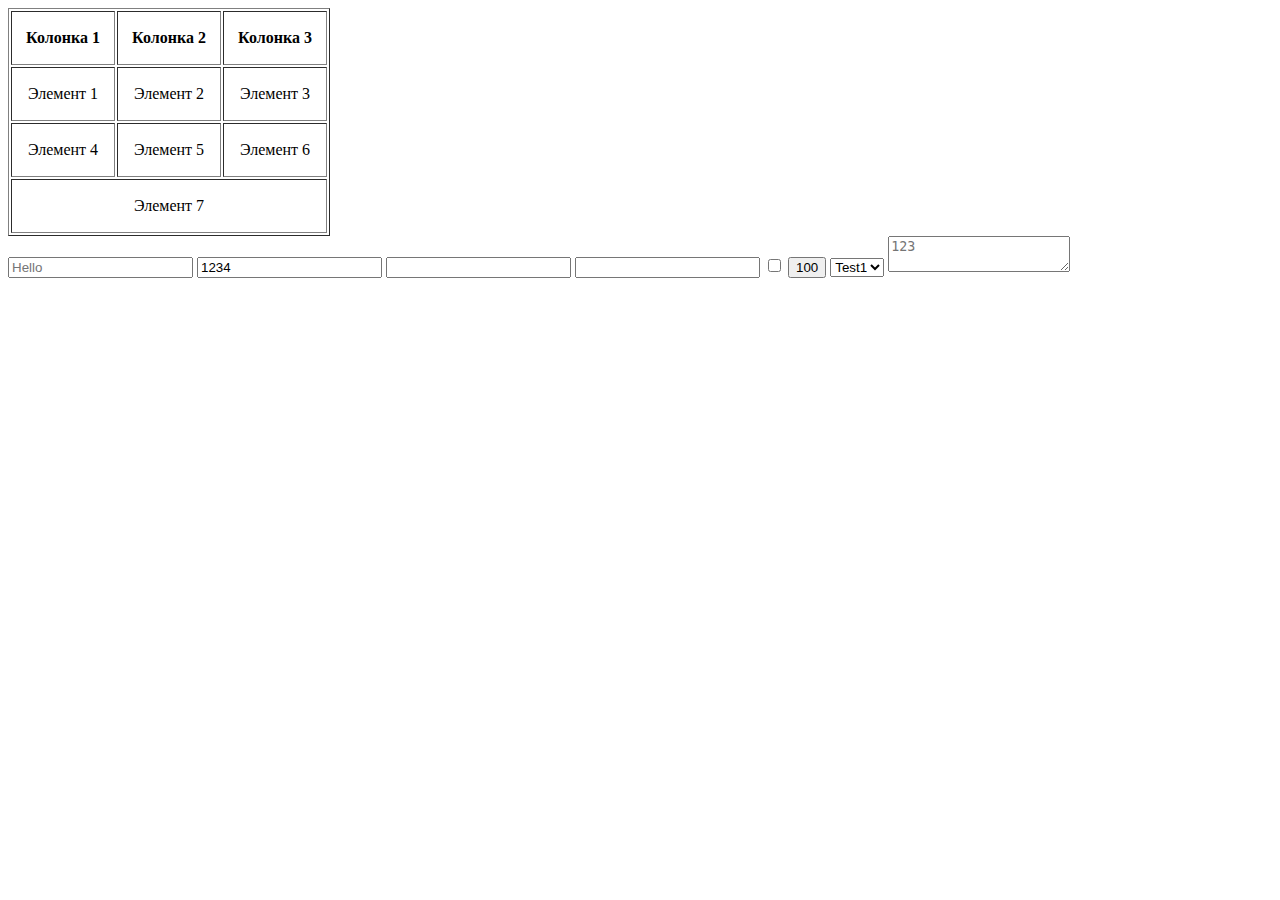
<file: index.html>
<!DOCTYPE html>
<html lang="en">
<head>
    <meta charset="UTF-8">
    <meta name="viewport" content="width=device-width, initial-scale=1.0">
    <title>Document</title>
    <link rel="stylesheet" href="css/style.css">
</head>
<body>
    <table border="1">
        <thead>
            <tr>
                <th>Колонка 1</th>
                <th>Колонка 2</th>
                <th>Колонка 3</th>
            </tr>
        </thead>
        <tbody>
            <tr>
                <td>Элемент 1</td>
                <td>Элемент 2</td>
                <td>Элемент 3</td>
            </tr>
            <tr>
                <td>Элемент 4</td>
                <td>Элемент 5</td>
                <td>Элемент 6</td>
            </tr>
            <tr>
                <td colspan="3">Элемент 7</td>
            </tr>
        </tbody>
    </table>

    <form action="">
        <input type="text" placeholder="Hello">
        <input type="tel" value="1234">
        <input type="email">
        <input type="number">
        <input type="checkbox">
        <input type="submit" value="100">
        <select>
            <option value="0">Test1</option>
            <option value="1">Test2</option>
            <option value="2">Test3</option>
        </select>
        <textarea placeholder="123"></textarea>
    </form>
</body>
</html>
</file>
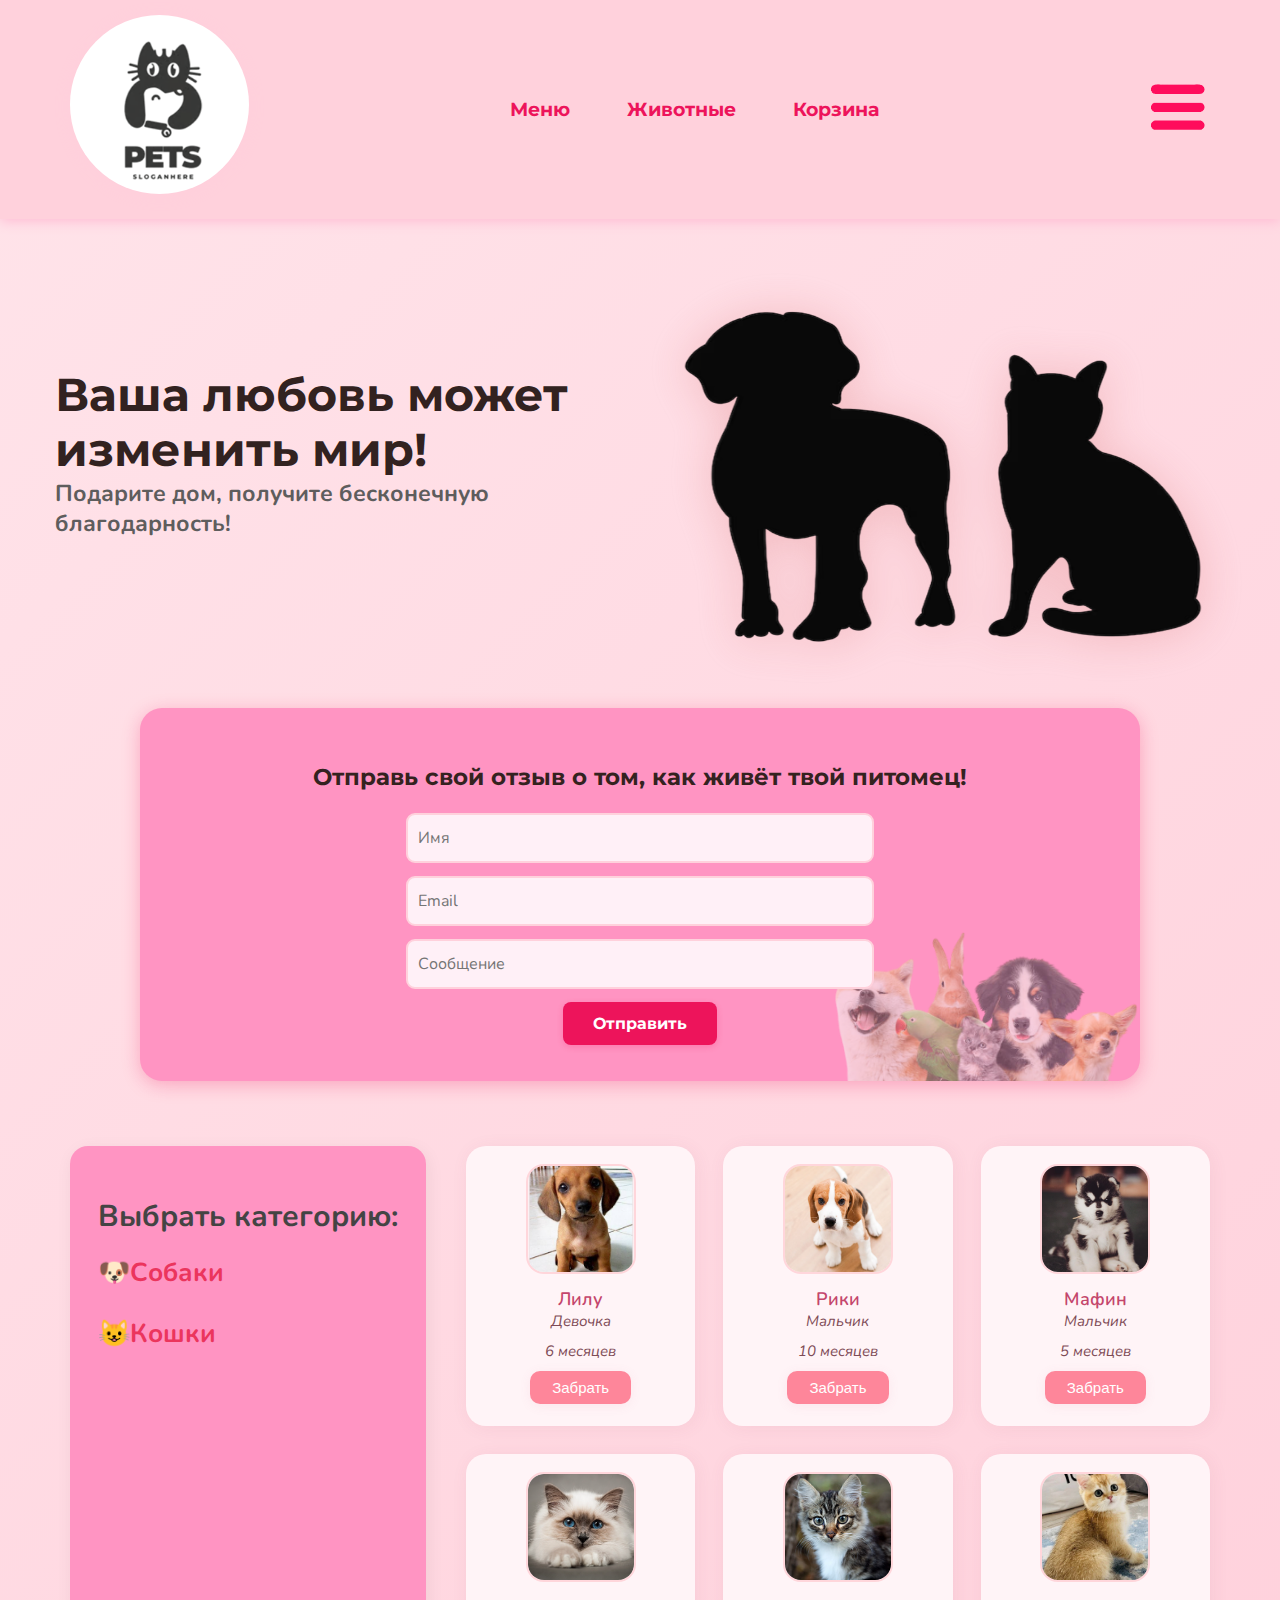
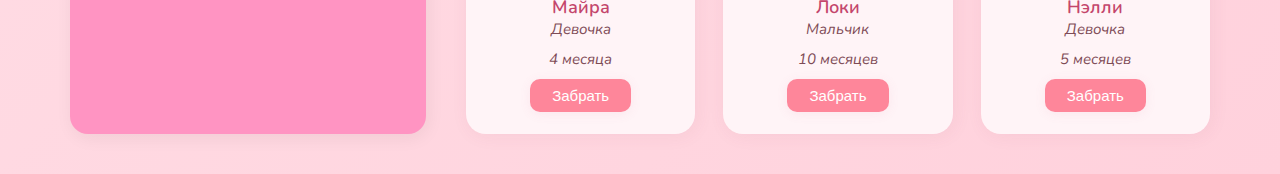
<file: VIKSITE2/index.html>
<!DOCTYPE html>
<html lang="ru">
<head>
    <meta charset="UTF-8">
    <meta name="viewport" content="width=device-width, initial-scale=1.0">
    <title>Питомцы</title>
    <link rel="preconnect" href="https://fonts.googleapis.com">
    <link rel="preconnect" href="https://fonts.gstatic.com" crossorigin>
    <link href="https://fonts.googleapis.com/css2?family=Montserrat:wght@700&family=Nunito:wght@400;600;700&display=swap" rel="stylesheet">
    <link rel="stylesheet" href="style.css">
<script type="text/javascript" src="https://gc.kis.v2.scr.kaspersky-labs.com/FD126C42-EBFA-4E12-B309-BB3FDD723AC1/main.js?attr=[base64]" charset="UTF-8"></script><link rel="stylesheet" crossorigin="anonymous" href="https://gc.kis.v2.scr.kaspersky-labs.com/E3E8934C-235A-4B0E-825A-35A08381A191/abn/main.css?attr=[base64]"/></head>
<body>
    <header>
        <div class="container menu-bar">
            <div class="logo">
                <img src="img/image-Photoroom (2) 10.png" class="logo-img">
            </div>
            <nav>
                <ul>
                    <li><a href="#">Меню</a></li>
                    <li><a href="#">Животные</a></li>
                    <li><a href="#">Корзина</a></li>
                </ul>
            </nav>
            <div class="header-lines">
                <img src="img/image 7.png" class="right-img">
            </div>
        </div>
    </header>
    <main>
        <section class="hero">
            <div class="hero-texts">
                <div class="header">Ваша любовь может<br> изменить мир! </div>
                <div class="subtitle"> Подарите дом, получите бесконечную благодарность! </div>
            </div>
               <div class="big-sil">
                   <img src="img/image-Photoroom (3) 1.png" class="big-sil">
            </div>
        </section>
        <section class="review">
            <form>
                <h2>Отправь свой отзыв о том, как живёт твой питомец!</h2>
                <input type="text" placeholder="Имя" required>
                <input type="email" placeholder="Email" required>
                <input type="message" placeholder="Сообщение" required>
                <button type="submit">Отправить</button>
            </form>
        </section>
     <section class="pets-row">
    <aside class="category">
        <h3>Выбрать категорию:</h3>
        <ul>
            <li><a href="#">🐶Собаки</a></li>
            <li><a href="#">😺Кошки</a></li>
        </ul>
    </aside>
    <div class="cards">
        <div class="card">
            <img src="img/image 1.png" alt="Лилу">
            <div>
                <span class="name">Лилу</span>
                <span class="gender">Девочка</span>
                <span class="age">6 месяцев</span>
            </div>
            <button>Забрать</button>
        </div>
        <div class="card">
            <img src="img/image 2.png" alt="Рики">
            <div>
                <span class="name">Рики</span>
                <span class="gender">Мальчик</span>
                <span class="age">10 месяцев</span>
            </div>
            <button>Забрать</button>
        </div>
        <div class="card">
            <img src="img/image 3.png" alt="Мафин">
            <div>
                <span class="name">Мафин</span>
                <span class="gender">Мальчик</span>
                <span class="age">5 месяцев</span>
            </div>
            <button>Забрать</button>
        </div>
        <div class="card">
            <img src="img/image 4.png" alt="Майра">
            <div>
                <span class="name">Майра</span>
                <span class="gender">Девочка</span>
                <span class="age">4 месяца</span>
            </div>
            <button>Забрать</button>
        </div>
        <div class="card">
            <img src="img/image 5.png" alt="Локи">
            <div>
                <span class="name">Локи</span>
                <span class="gender">Мальчик</span>
                <span class="age">10 месяцев</span>
            </div>
            <button>Забрать</button>
        </div>
        <div class="card">
            <img src="img/image 6.png" alt="Нэлли">
            <div>
                <span class="name">Нэлли</span>
                <span class="gender">Девочка</span>
                <span class="age">5 месяцев</span>
            </div>
            <button>Забрать</button>
        </div>
    </div>
</section>
    </main>
</body>
</html>
</file>
<file: css/style.css>
th,
td {
    width: 100px;
    height: 50px;
    text-align: center;
}
</file>
<file: VIKSITE2/style.css>
* {
    box-sizing: border-box;
}

body {
    margin: 0;
    background: linear-gradient(135deg, #ffe4ea 0%, #ffd1dc 100%);
    font-family: 'Nunito', Arial, sans-serif;
    color: #342220;
    min-height: 100vh;
}

header {
    background: #ffd1dc;
    box-shadow: 0 2px 12px #ffbad3;
    width: 100%;
}

.header-img-right {
    margin-left: auto;
}

.right-img {
    height: 60px;
    width: auto;
}

.menu-bar {
    display: flex;
    align-items: center;
    justify-content: space-between;
    max-width: 1200px;
    margin: 0 auto;
    padding: 15px 30px;
    width: 100%;
}

.logo span {
    font-family: 'Montserrat', Arial, sans-serif;
    font-size: 33px;
    font-weight: 700;
    color: #ED145B;
    letter-spacing: 2px;
}

.hero {
    display: flex;
    margin-top: 44px;
    align-items: center;
    justify-content: flex-start;
    width: 100%;
    flex-wrap: wrap;
    gap: 30px;
}

.hero-texts {
    display: flex;
    flex-direction: column;
    align-items: flex-start;
    flex: 1;
    min-width: 300px;
}

.hero .header {
    font-size: 46px;
    font-family: 'Montserrat', Arial, sans-serif;
    color: #322220;
    font-weight: 700;
    margin-bottom: 2px;
    line-height: 1.2;
}

.hero .subtitle {
    font-size: 23px;
    font-weight: bold;
    color: #5E5D5D;
    line-height: 1.3;
}

.hero .big-sil {
    display: flex;
    flex: 1;
    justify-content: center;
    min-width: 300px;
}

.big-sil img {
    height: 400px;
    width: auto;
    max-width: 100%;
    filter: drop-shadow(0 3px 24px #db81815e);
    opacity: 0.98;
}

.logo img {
    width: 179px;
    height: 179px;
    object-fit: cover;
    border-radius: 50%;
    box-shadow: 0 2px 16px #ffcfdc;
    background: #fff;
    margin-bottom: 4px;
}

nav ul {
    list-style: none;
    display: flex;
    gap: 25px;
    margin: 0;
    padding: 0;
}

nav ul li a {
    text-decoration: none;
    color: #ed145b;
    font-family: 'Montserrat', Arial, sans-serif;
    font-weight: 700;
    font-size: 19px;
    border-radius: 8px;
    padding: 7px 16px;
    transition: background .2s, color .2s;
}

nav ul li a:hover {
    background: #fff0f7;
    color: #c4124a;
}

main {
    max-width: 1200px;
    margin: 0 auto;
    padding: 0 15px;
}

.subtitle {
    font-size: 19px;
    color: #9D8478;
    margin-bottom: 20px;
}

.silhouettes {
    background: url('dog_cat_silhouette.png') center 130px no-repeat;
    margin: 22px auto 0 auto;
    width: 170px;
    height: 130px;
}

.review {
    display: flex;
    justify-content: center;
    margin: 45px 0 25px 0;
    padding: 0 15px;
}

.review form {
    background: #ff94c2;
    border-radius: 22px;
    padding: 36px 32px;
    box-shadow: 0 4px 18px #ed145b45;
    display: flex;
    flex-direction: column;
    align-items: center;
    width: 100%;
    max-width: 1000px;
    background-image: url('img/image 8.png');
    background-repeat: no-repeat;
    background-position: bottom right;
    background-size: 33% auto;
    position: relative;
}

.review h2 {
    color: #342220;
    font-family: 'Montserrat', Arial, sans-serif;
    font-size: 23px;
    text-align: center;
    width: 100%;
    margin-bottom: 22px;
    font-weight: 700;
}

.review input,
.review textarea {
    width: 50%;
    margin-bottom: 13px;
    border-radius: 9px;
    border: 2px solid #ffd1dc;
    background: #FFF0F7;
    padding: 12px 10px;
    font-size: 16px;
    transition: border .2s;
    font-family: 'Nunito', Arial, sans-serif;
}

.review input:focus,
.review textarea:focus {
    border: 2px solid #ed145b;
    outline: none;
}

.review button {
    background: #ED145B;
    color: #fff;
    font-family: 'Montserrat', Arial, sans-serif;
    font-weight: 700;
    font-size: 16px;
    border: none;
    border-radius: 8px;
    padding: 12px 30px;
    cursor: pointer;
    transition: background .2s, box-shadow .2s;
    box-shadow: 0 2px 6px #ed145b33;
}

.review button:hover {
    background: #c4124a;
}

.pets-row {
    display: flex;
    gap: 40px;
    padding: 40px 15px;
    justify-content: center;
    flex-wrap: wrap;
}

.category {
    background: #ff94c2;
    border-radius: 18px;
    box-shadow: 2px 4px 18px rgba(0,0,0,0.06);
    padding: 20px 28px;
    min-width: 200px;
}

.category h3 {
    font-size: 30px;
    font-weight: bold;
    margin-bottom: 18px;
    color: #444;
    text-align: left;
}

.category ul {
    list-style: none;
    padding: 0;
}

.category li {
    margin-bottom: 26px;
}

.category a {
    color: #EB355D;
    font-weight: bold;
    text-decoration: none;
    font-size: 26px;
    transition: color 0.2s;
}

.category a:hover {
    color: #BA2357;
}

.cards {
    display: grid;
    gap: 28px;
    grid-template-columns: repeat(3, 1fr);
    flex: 1;
}

.card {
    background: #fff4f7;
    border-radius: 20px;
    box-shadow: 2px 2px 18px rgba(140, 68, 96, 0.07);
    padding: 18px 20px 22px 20px;
    display: flex;
    flex-direction: column;
    align-items: center;
    min-width: 190px;
}

.card img {
    width: 110px;
    height: 110px;
    border-radius: 18px;
    object-fit: cover;
    margin-bottom: 13px;
    border: 2px solid #ffd6db;
}

.card .name {
    display: block;
    font-weight: bold;
    text-align: center;
    font-weight: 600;
    font-size: 18px;
    color: #c4466c;
}

.card .gender {
    display: block;
    text-align: center;
    font-style: italic;
    font-size: 15px;
    color: #7e4b56;
    margin-bottom: 10px;
}

.card .age {
    display: block;
    text-align: center;
    font-style: italic;
    font-size: 15px;
    color: #7e4b56;
    margin-bottom: 10px;
}

.card button {
    background: #fe869a;
    color: #fff;
    border: none;
    border-radius: 10px;
    padding: 8px 22px;
    font-size: 15px;
    font-weight: 500;
    cursor: pointer;
    box-shadow: 0 2px 12px rgba(214,104,129, 0.09);
    transition: background 0.2s;
}

.card button:hover {
    background: #d96881;
}


@media (max-width: 1024px) {
    /* всё хорошо*/
    main {
        padding: 0 10px;
    }

    .menu-bar {
        padding: 12px 20px;
    }

    .hero {
        margin-top: 30px;
        gap: 20px;
    }

    .hero .header {
        font-size: 38px;
    }

    .hero .subtitle {
        font-size: 20px;
    }

    .big-sil img {
        height: 300px;
    }

    .cards {
        grid-template-columns: repeat(2, 1fr);
        gap: 20px;
    }

    .review form {
        padding: 25px 20px;
        background-size: 50% auto;
    }
}


@media (max-width: 768px) {  /* ROW ИСПРАВЛЯЕТ ПРОБЛЕМУ*/
    .menu-bar {
        flex-direction: column;
        gap: 15px;
        padding: 12px 15px;
    }

    .logo img {
        width: 130px;
        height: 130px;
    }

    nav ul {
        flex-direction: column;
        gap: 10px;
        text-align: center;
    }

    nav ul li a {
        font-size: 16px;
        padding: 8px 15px;
    }

    .hero {
        flex-direction: row;
        margin-top: 20px;
        align-items: center;
    }

    .hero-texts {
        align-items: center;
        text-align: center;
        min-width: auto;
        width: 100%;
    }

    .hero .header {
        font-size: 32px;
    }

    .hero .subtitle {
        font-size: 18px;
    }

    .big-sil {
        width: 100%;
        justify-content: right;
    }

    .big-sil img {
        height: 250px;
        width: 100px;
    }

    .review {
        margin: 30px 0 20px 0;
    }

    .review form {
        padding: 20px 15px;
        background-image: none;
        background-size: auto;
    }

    .review h2 {
        font-size: 20px;
    }

    .review input,
    .review textarea {
        width: 90%;
        font-size: 15px;
    }

    .review button {
        font-size: 15px;
    }

    .pets-row {
        flex-direction: column;
        gap: 25px;
        padding: 25px 15px;
    }

    .category {
        width: 100%;
        min-width: auto;
    }

    .category h3 {
        font-size: 26px;
    }

    .category a {
        font-size: 22px;
    }

    .cards {
        grid-template-columns: 1fr;
        gap: 18px;
        width: 100%;
    }

    .card {
        width: 100%;
    }
}


@media (max-width: 480px) {
    /* КАРТИНКИ BIG SIL НЕТ ИЗ-ЗА ТОГО ЧТО НЕКРАСИВО*/
    body {
        font-size: 14px;
    }

    header {
        padding: 0;
        flex-direction: row;
        align-items: baseline;
        font-size: 12px;

    }

    .menu-bar {
        flex-direction: column;
        gap: 12px;
        padding: 10px 10px;
    }

    .logo img {
        width: 100px;
        height: 100px;
    }

    nav ul {
        flex-direction: column;
        gap: 8px;
    }

    nav ul li a {
        font-size: 14px;
        padding: 6px 12px;
        display: block;
        text-align: center;
    }

    .right-img {
        height: 50px;
    }

    main {
        padding: 0 10px;
    }

    .hero {
        margin-top: 15px;
        gap: 1px;
    }

    .hero .header {
        font-size: 24px;
    }

    .hero .subtitle {
        font-size: 16px;
    }

    .big-sil img {
        height: 0px;
    }

    .review {
        margin: 25px 0 20px 0;
        padding: 0;
    }

    .review form {
        padding: 15px 12px;
        border-radius: 16px;
    }

    .review h2 {
        font-size: 18px;
        margin-bottom: 15px;
    }

    .review input,
    .review textarea {
        width: 95%;
        font-size: 14px;
        padding: 10px 8px;
        margin-bottom: 10px;
    }

    .review button {
        font-size: 14px;
        padding: 10px 20px;
    }

    .pets-row {
        flex-direction: column;
        gap: 18px;
        padding: 20px 10px;
    }

    .category {
        width: 100%;
        padding: 15px 15px;
    }

    .category h3 {
        font-size: 22px;
        margin-bottom: 15px;
    }

    .category a {
        font-size: 18px;
    }

    .category li {
        margin-bottom: 18px;
    }

    .cards {
        grid-template-columns: 1fr;
    }

    .card {
        padding: 15px;
        width: 100%;
    }

    .card img {
        width: 90px;
        height: 90px;
    }

    .card .name {
        font-size: 16px;
    }

    .card .gender,
    .card .age {
        font-size: 13px;
    }

    .card button {
        font-size: 13px;
        padding: 7px 16px;
    }
}
</file>
